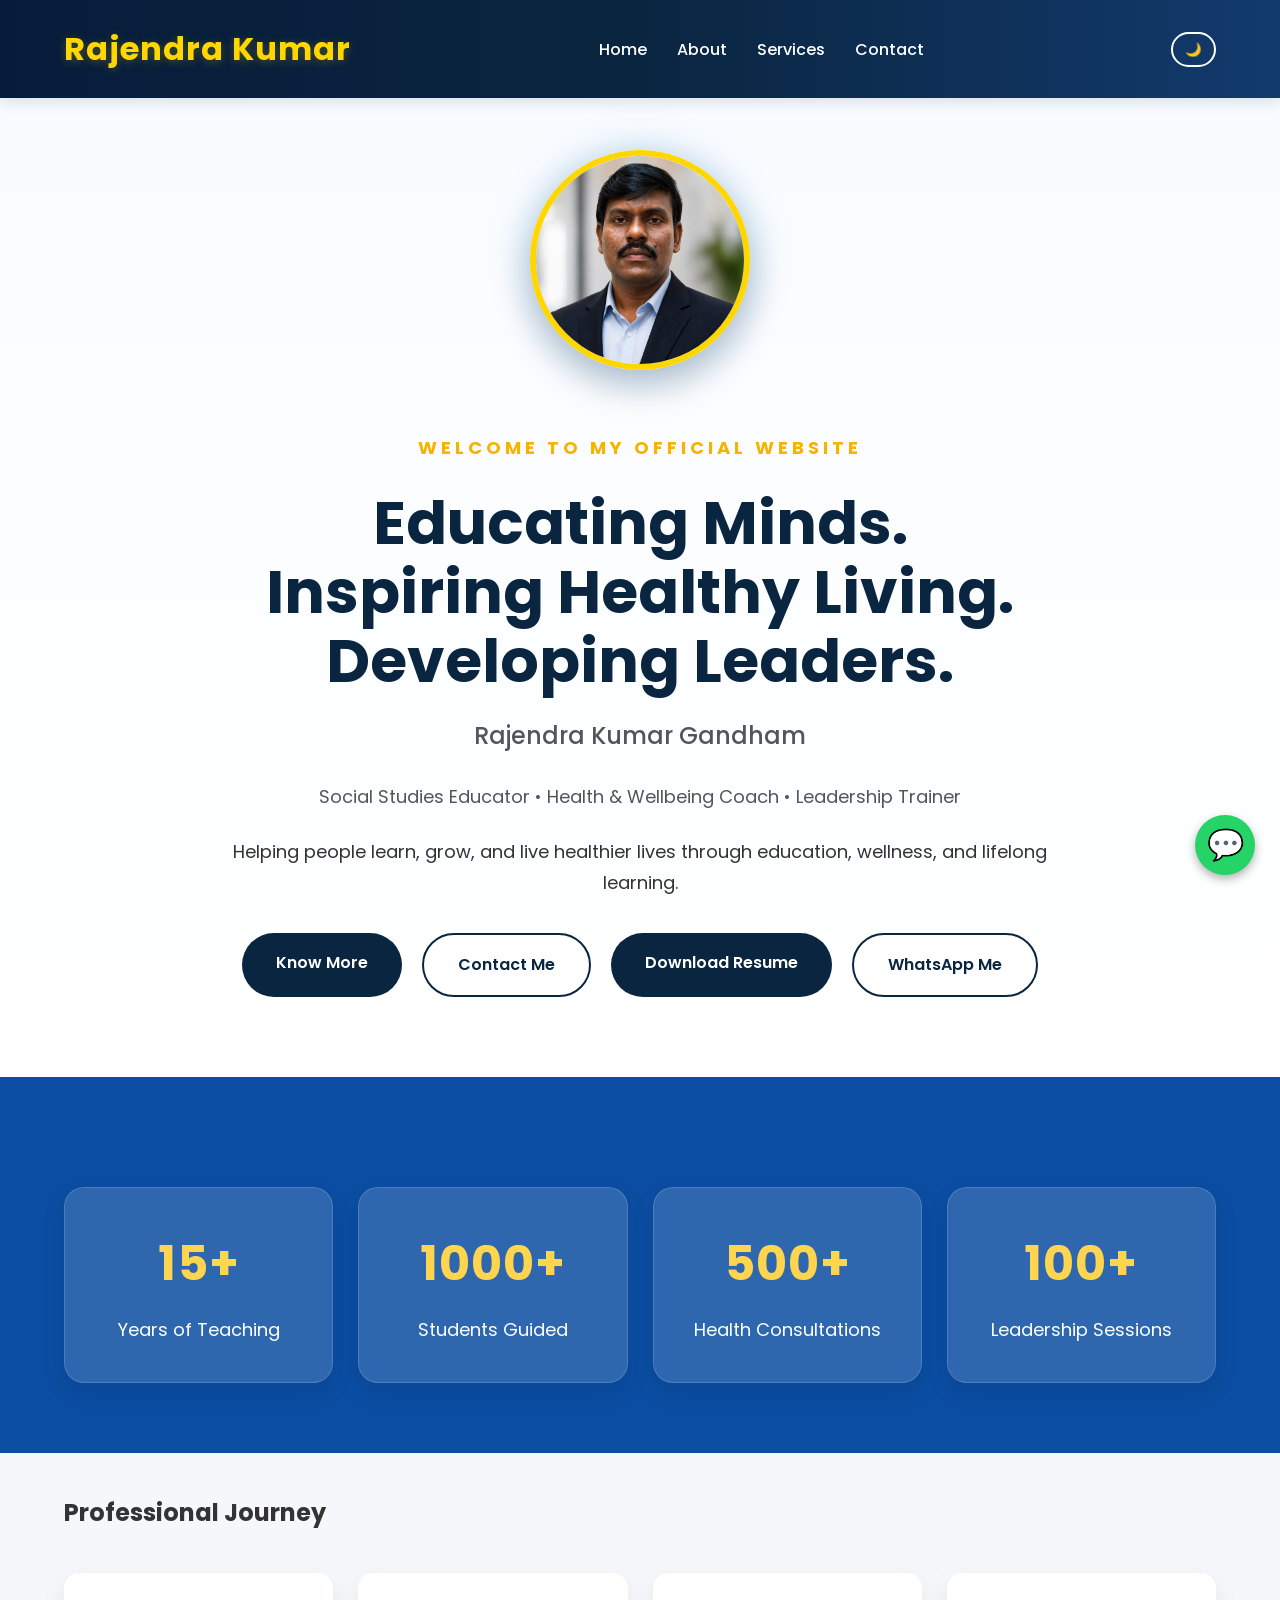
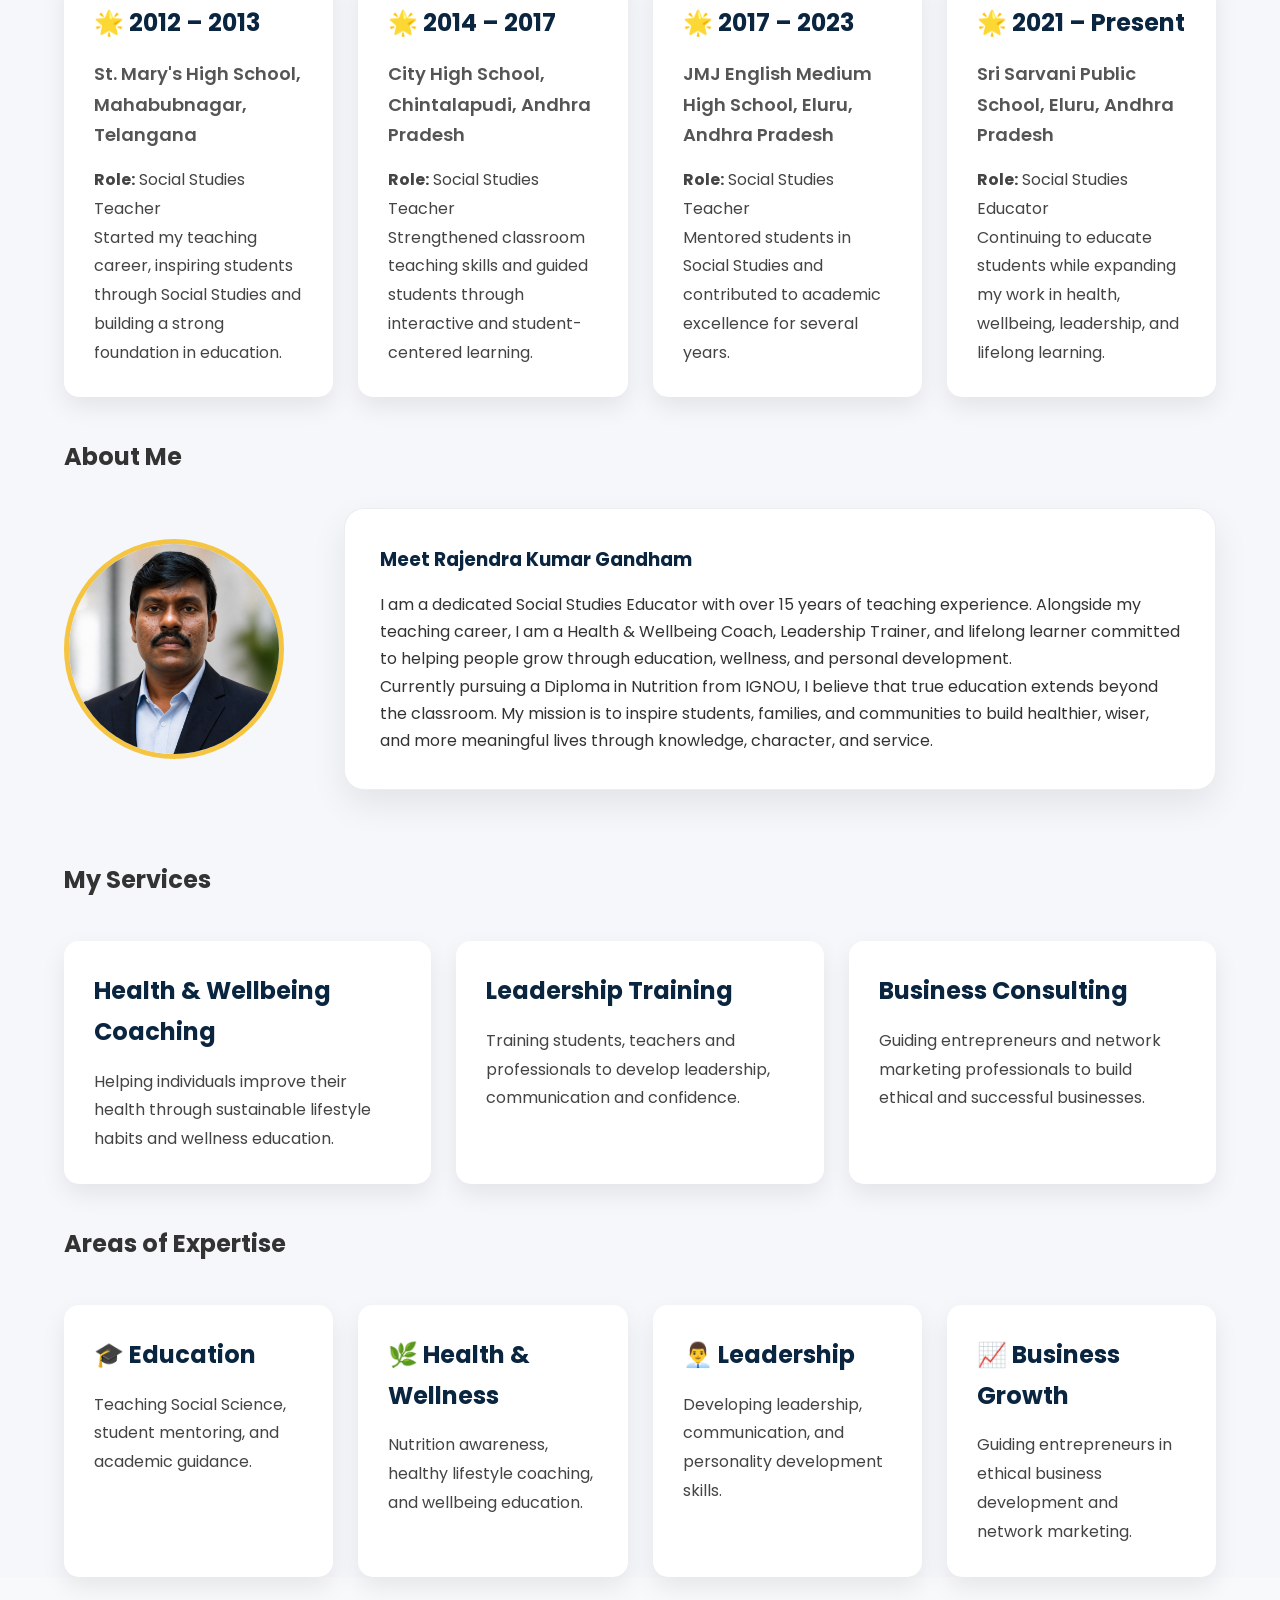
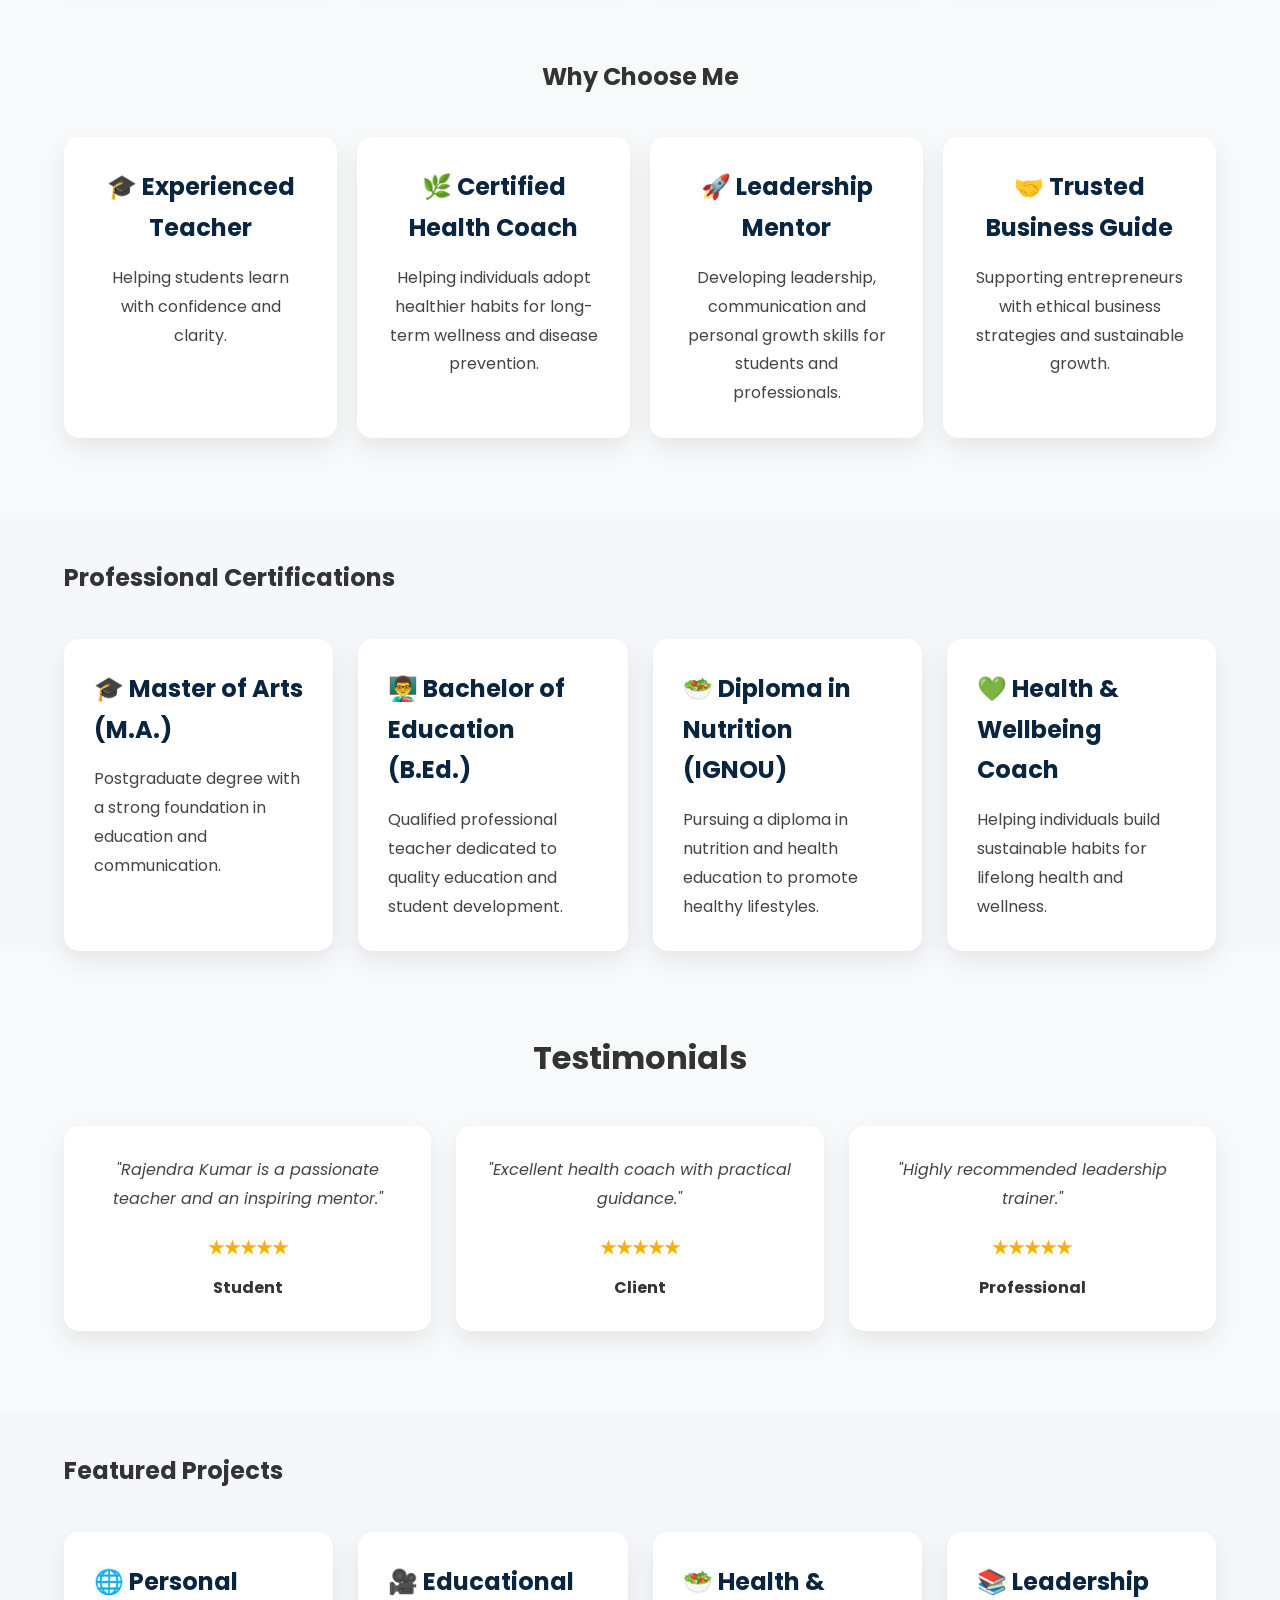
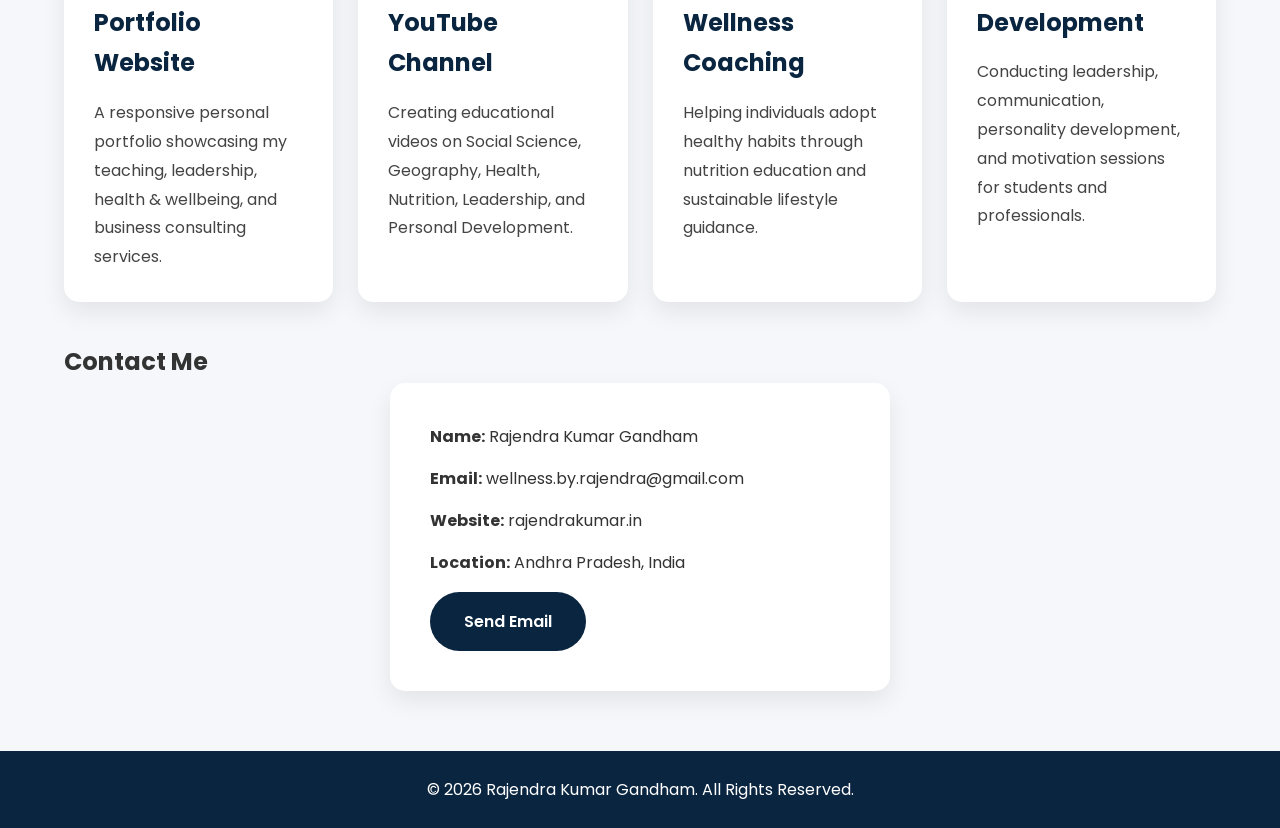
<file: index.html>
<!DOCTYPE html>
<html lang="en">
<head>
    <meta charset="UTF-8">
    <meta name="viewport" content="width=device-width, initial-scale=1.0">
    <meta name="description" content="Official website of Rajendra Kumar Gandham - Social Studies Educator, Health & Wellbeing Coach, Leadership Trainer from Eluru, Andhra Pradesh.">

<meta name="keywords" content="Rajendra Kumar Gandham, Social Studies Teacher, Health Coach, Leadership Trainer, Eluru, Andhra Pradesh">

<meta name="author" content="Rajendra Kumar Gandham">
    <meta name="robots" content="index, follow">

<link rel="canonical" href="https://rajendrakumar.in/">
    <meta property="og:title" content="Rajendra Kumar Gandham | Social Studies Educator | Health & Wellbeing Coach">

<meta property="og:description" content="Official website of Rajendra Kumar Gandham - Educator, Leadership Trainer and Health & Wellbeing Coach.">

<meta property="og:type" content="website">

<meta property="og:url" content="https://rajendrakumar.in/">

<meta property="og:image" content="https://rajendrakumar.in/profile.jpg">
    
    <meta name="google-site-verification" content="b3Lz4IfUXs6DPiRkW8AjgJXW3E7Kf5_HaLtkhdA4zlQ" />
    
    <title>Rajendra Kumar Gandham | Social Studies Educator | Health & Wellbeing Coach | Leadership Trainer</title>

    <link rel="stylesheet" href="style.css">

    <link href="https://fonts.googleapis.com/css2?family=Poppins:wght@300;400;500;600;700&display=swap" rel="stylesheet">
    <link rel="stylesheet" href="https://unpkg.com/aos@2.3.4/dist/aos.css">
    <script type="application/ld+json">
    {
    "@context": "https://schema.org",
    "@type: "Person",
    "name": "Rajendra Kumar Gandham",
    "jobTitle": "Social Studies Educator, Health & Wellbeing Coach, Leadership Trainer"
    }
</script>
</head>

<body>

<div id="progress-bar"></div>

<nav>
    <div class="container nav-container">

        <div class="logo">
            Rajendra Kumar
        </div>

        <ul class="nav-links">
            <li><a href="#home">Home</a></li>
            <li><a href="#about">About</a></li>
            <li><a href="#services">Services</a></li>
            <li><a href="#contact">Contact</a></li>
        </ul>
<button id="themeToggle" class="theme-toggle">🌙</button>
    </div>
</nav>

<section id="home" class="hero">

    <div class="container hero-content" data-aos="fade-up">

        <img src="profile.jpg" alt="Rajendra Kumar" class="hero-image">

        <p class="hero-tag">WELCOME TO MY OFFICIAL WEBSITE</p>

        <h1 class="hero-title">
    Educating Minds.<br>
    Inspiring Healthy Living.<br>
    Developing Leaders.
</h1>

<h2 class="hero-name">
    Rajendra Kumar Gandham
</h2>

<p class="hero-role">
    Social Studies Educator • Health & Wellbeing Coach • Leadership Trainer
</p>

        <p>
Helping people learn, grow, and live healthier lives through education, wellness, and lifelong learning.
</p>

        <div class="hero-buttons">

            <a href="#about" class="btn">
                Know More
            </a>

            <a href="#contact" class="btn btn-outline">
                Contact Me
            </a>
       <a href="Rajendra_Kumar_Resume.pdf" class="btn">
    Download Resume
</a>

<a href="https://wa.me/919652165975" class="btn btn-outline" target="_blank">
    WhatsApp Me
</a>
        </div>

    </div>

</section>
<section id="stats">
    <div class="container">

        <div class="cards">

            <div class="card">
                <h2>15+</h2>
                <p>Years of Teaching</p>
            </div>

            <div class="card">
                <h2>1000+</h2>
                <p>Students Guided</p>
            </div>

            <div class="card">
                <h2>500+</h2>
                <p>Health Consultations</p>
            </div>

            <div class="card">
                <h2>100+</h2>
                <p>Leadership Sessions</p>
            </div>

        </div>

    </div>
</section>
<section id="achievements">

<div class="container">

<h2 class="section-title">Professional Journey</h2>

<div class="cards">

<div class="card">
    <h3>🌟 2012 – 2013</h3>
    <h4>St. Mary's High School, Mahabubnagar, Telangana</h4>
    <p><strong>Role:</strong> Social Studies Teacher</p>
    <p>Started my teaching career, inspiring students through Social Studies and building a strong foundation in education.</p>
</div>

<div class="card">
    <h3>🌟 2014 – 2017</h3>
    <h4>City High School, Chintalapudi, Andhra Pradesh</h4>
    <p><strong>Role:</strong> Social Studies Teacher</p>
    <p>Strengthened classroom teaching skills and guided students through interactive and student-centered learning.</p>
</div>

<div class="card">
    <h3>🌟 2017 – 2023</h3>
    <h4>JMJ English Medium High School, Eluru, Andhra Pradesh</h4>
    <p><strong>Role:</strong> Social Studies Teacher</p>
    <p>Mentored students in Social Studies and contributed to academic excellence for several years.</p>
</div>
    
<div class="card">
    <h3>🌟 2021 – Present</h3>
    <h4>Sri Sarvani Public School, Eluru, Andhra Pradesh</h4>
    <p><strong>Role:</strong> Social Studies Educator</p>
    <p>Continuing to educate students while expanding my work in health, wellbeing, leadership, and lifelong learning.</p>
</div>
</div>

</div>

</section>
<section id="about">

    <div class="container">

        <h2 class="section-title">About Me</h2>

        <div class="about-content" data-aos="fade-up">

            <img src="profile.jpg" alt="Rajendra Kumar" class="about-image">

            <div class="about-text">

                <h3>Meet Rajendra Kumar Gandham</h3>

                <p>
I am a dedicated Social Studies Educator with over 15 years of teaching experience. Alongside my teaching career, I am a Health & Wellbeing Coach, Leadership Trainer, and lifelong learner committed to helping people grow through education, wellness, and personal development.
</p>

               <p>
Currently pursuing a Diploma in Nutrition from IGNOU, I believe that true education extends beyond the classroom. My mission is to inspire students, families, and communities to build healthier, wiser, and more meaningful lives through knowledge, character, and service.
</p>

            </div>

        </div>

    </div>

</section>
<section id="services">
    <div class="container">

        <h2 class="section-title">My Services</h2>

        <div class="cards" data-aos="fade-up">
            <div class="card">
                <h3>Health & Wellbeing Coaching</h3>
                <p>Helping individuals improve their health through sustainable lifestyle habits and wellness education.</p>
            </div>

            <div class="card">
                <h3>Leadership Training</h3>
                <p>Training students, teachers and professionals to develop leadership, communication and confidence.</p>
            </div>

            <div class="card">
                <h3>Business Consulting</h3>
                <p>Guiding entrepreneurs and network marketing professionals to build ethical and successful businesses.</p>
            </div>

        </div>

    </div>
</section>
<section id="expertise">
    <div class="container">

        <h2 class="section-title">Areas of Expertise</h2>

        <div class="cards">

            <div class="card">
                <h3>🎓 Education</h3>
                <p>Teaching Social Science, student mentoring, and academic guidance.</p>
            </div>

            <div class="card">
                <h3>🌿 Health & Wellness</h3>
                <p>Nutrition awareness, healthy lifestyle coaching, and wellbeing education.</p>
            </div>

            <div class="card">
                <h3>👨‍💼 Leadership</h3>
                <p>Developing leadership, communication, and personality development skills.</p>
            </div>

            <div class="card">
                <h3>📈 Business Growth</h3>
                <p>Guiding entrepreneurs in ethical business development and network marketing.</p>
            </div>

        </div>

    </div>
</section>
<section id="why-me">

    <div class="container">

        <h2 class="section-title">
            Why Choose Me
        </h2>

        <div class="cards">
            
        <div class="card">
    <h3>🎓 Experienced Teacher</h3>
    <p>Helping students learn with confidence and clarity.</p>
</div>
<div class="card">
    <h3>🌿 Certified Health Coach</h3>
    <p>Helping individuals adopt healthier habits for long-term wellness and disease prevention.</p>
</div>

<div class="card">
    <h3>🚀 Leadership Mentor</h3>
    <p>Developing leadership, communication and personal growth skills for students and professionals.</p>
</div>

<div class="card">
    <h3>🤝 Trusted Business Guide</h3>
    <p>Supporting entrepreneurs with ethical business strategies and sustainable growth.</p>
</div>           

</div>
</div>
</section>
 <section id="certifications">

    <div class="container">

        <h2 class="section-title">Professional Certifications</h2>

        <div class="cards">

            <div class="card">
                <h3>🎓 Master of Arts (M.A.)</h3>
                <p>Postgraduate degree with a strong foundation in education and communication.</p>
            </div>

            <div class="card">
                <h3>👨‍🏫 Bachelor of Education (B.Ed.)</h3>
                <p>Qualified professional teacher dedicated to quality education and student development.</p>
            </div>

            <div class="card">
                <h3>🥗 Diploma in Nutrition (IGNOU)</h3>
                <p>Pursuing a diploma in nutrition and health education to promote healthy lifestyles.</p>
            </div>

            <div class="card">
                <h3>💚 Health & Wellbeing Coach</h3>
                <p>Helping individuals build sustainable habits for lifelong health and wellness.</p>
            </div>

        </div>

    </div>

</section> 
<section id="testimonials">
    <div class="container">

        <h2 class="section-title">Testimonials</h2>

        <div class="cards">

            <div class="card">
                <p>"Rajendra Kumar is a passionate teacher and an inspiring mentor."</p>
                <h4>★★★★★</h4>
                <strong>Student</strong>
            </div>

            <div class="card">
                <p>"Excellent health coach with practical guidance."</p>
                <h4>★★★★★</h4>
                <strong>Client</strong>
            </div>

            <div class="card">
                <p>"Highly recommended leadership trainer."</p>
                <h4>★★★★★</h4>
                <strong>Professional</strong>
            </div>

        </div>

    </div>
</section>
<section id="projects">
    <div class="container">

        <h2 class="section-title">Featured Projects</h2>

        <div class="cards">

            <div class="card">
                <h3>🌐 Personal Portfolio Website</h3>
                <p>A responsive personal portfolio showcasing my teaching, leadership, health & wellbeing, and business consulting services.</p>
            </div>

            <div class="card">
                <h3>🎥 Educational YouTube Channel</h3>
                <p>Creating educational videos on Social Science, Geography, Health, Nutrition, Leadership, and Personal Development.</p>
            </div>

            <div class="card">
                <h3>🥗 Health & Wellness Coaching</h3>
                <p>Helping individuals adopt healthy habits through nutrition education and sustainable lifestyle guidance.</p>
            </div>

            <div class="card">
                <h3>📚 Leadership Development</h3>
                <p>Conducting leadership, communication, personality development, and motivation sessions for students and professionals.</p>
            </div>

        </div>

    </div>
</section>
<section id="contact">
    <div class="container">

        <h2 class="section-title">Contact Me</h2>

        <div class="contact-card">

            <p><strong>Name:</strong> Rajendra Kumar Gandham</p>

            <p><strong>Email:</strong> wellness.by.rajendra@gmail.com</p>

            <p><strong>Website:</strong> rajendrakumar.in</p>

            <p><strong>Location:</strong> Andhra Pradesh, India</p>

            <a href="mailto:wellness.by.rajendra@gmail.com" class="btn">
                Send Email
            </a>

        </div>

    </div>
</section>

<a 
href="https://wa.me/919652165975"
   class="whatsapp-float"
   target="_blank">
   💬
</a>

<footer>
    <div class="container">
        <p>© 2026 Rajendra Kumar Gandham. All Rights Reserved.</p>
    </div>
</footer>
<script src="https://unpkg.com/aos@2.3.4/dist/aos.js"></script>
<button id="backToTop" title="Go to top">↑</button>  

<script>
AOS.init({
    duration: 800,
    once: true
});
window.addEventListener("scroll", function () {
    let scrollTop = document.documentElement.scrollTop;
    let scrollHeight = document.documentElement.scrollHeight - document.documentElement.clientHeight;
    let progress = (scrollTop / scrollHeight) * 100;

    document.getElementById("progress-bar").style.width = progress + "%";
});
const backToTop = document.getElementById("backToTop");

window.addEventListener("scroll", function () {
    if (window.scrollY > 300) {
        backToTop.style.display = "block";
    } else {
        backToTop.style.display = "none";
    }
});

backToTop.addEventListener("click", function () {
    window.scrollTo({
        top: 0,
        behavior: "smooth"
    });
}); 

// Dark Mode Toggle
const themeToggle = document.getElementById("themeToggle");

themeToggle.addEventListener("click", function () {
    document.body.classList.toggle("dark-mode");

    if (document.body.classList.contains("dark-mode")) {
        themeToggle.textContent = "☀️";
    } else {
        themeToggle.textContent = "🌙";
    }
});
</script> 
   
</body>
</html>
</file>
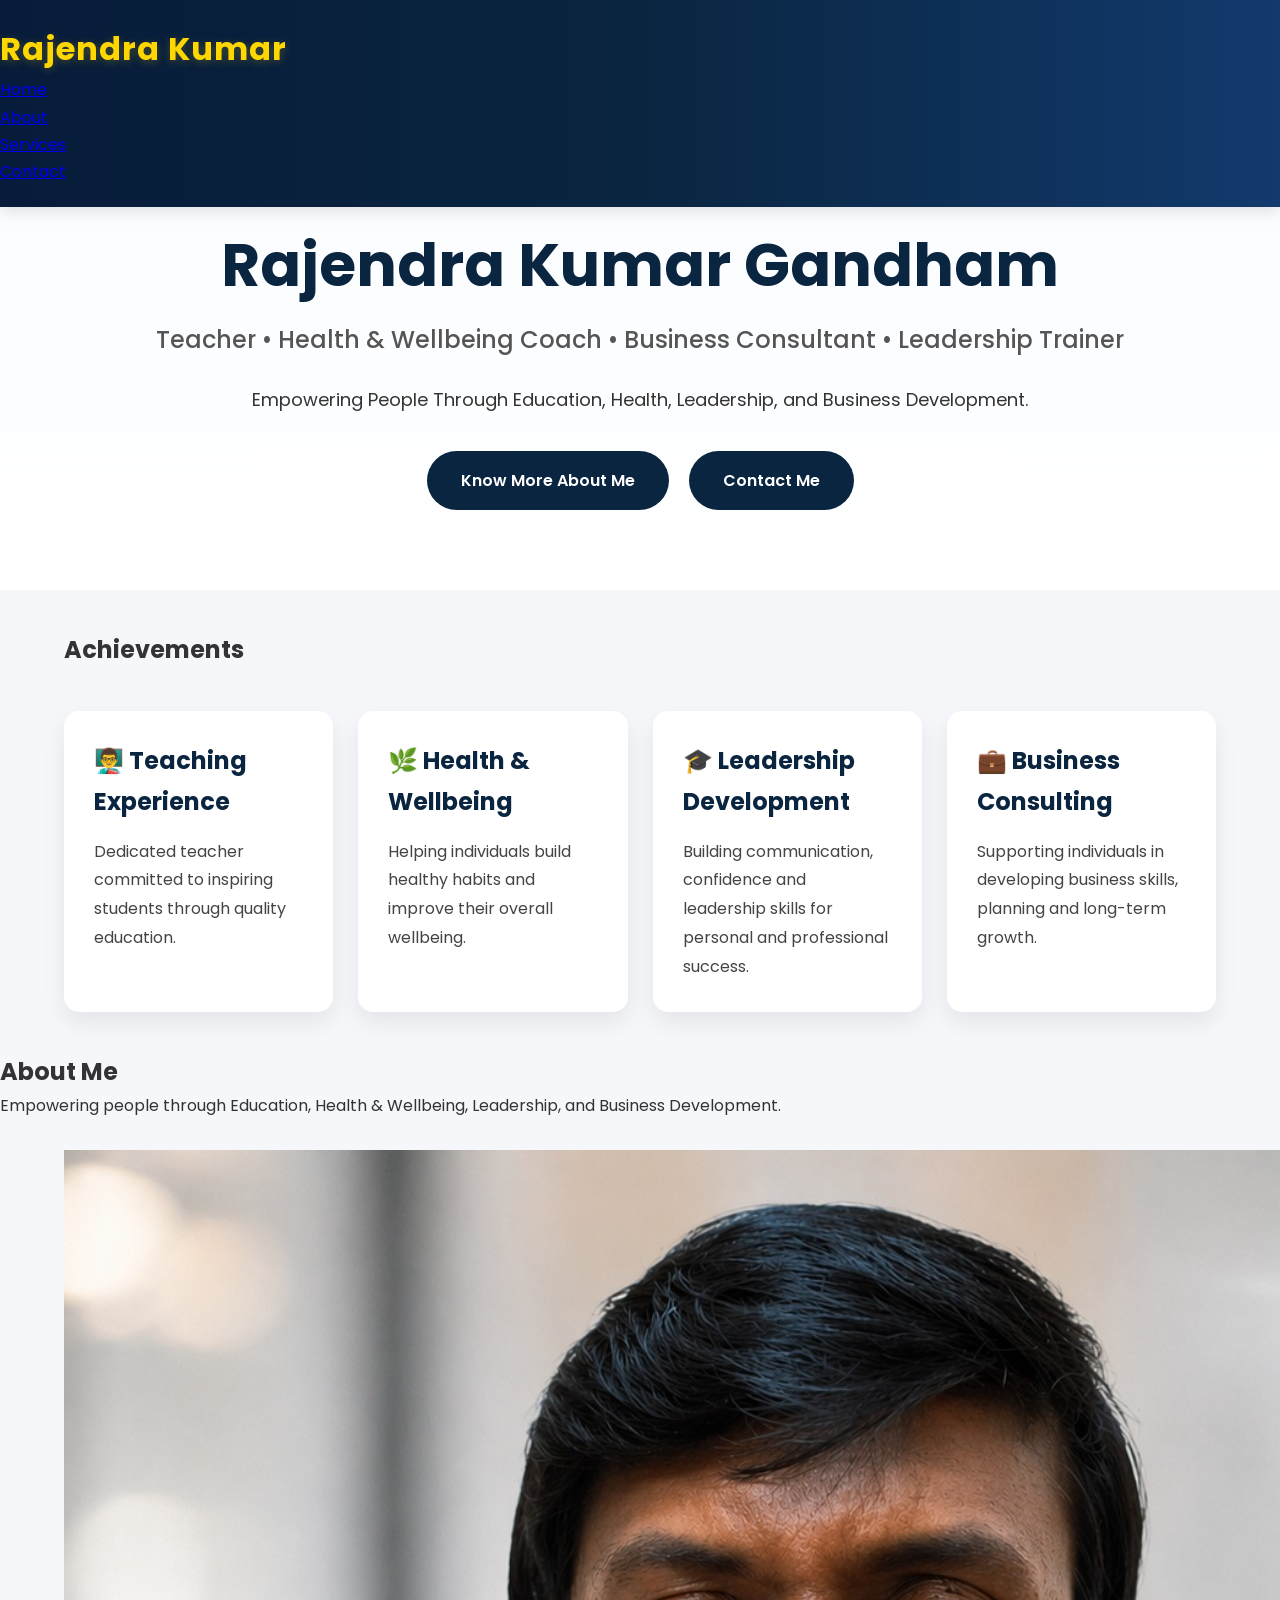
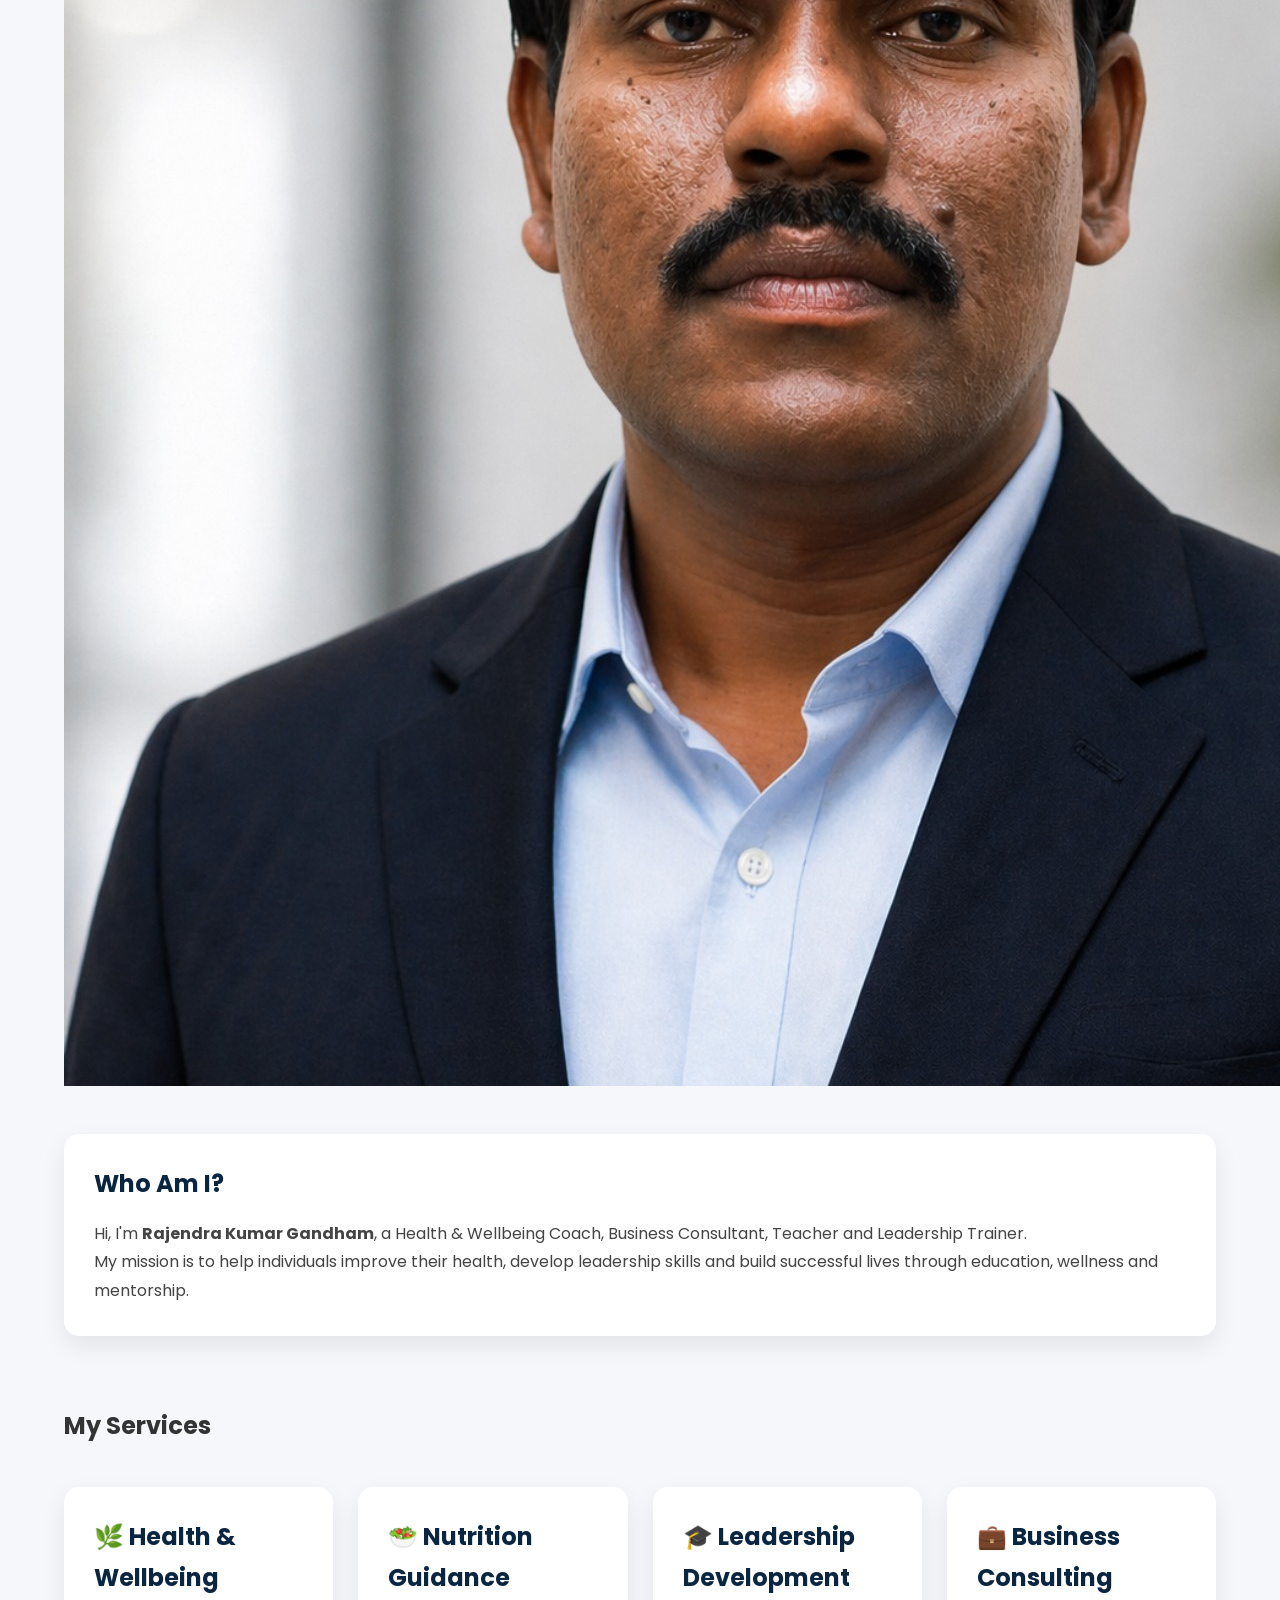
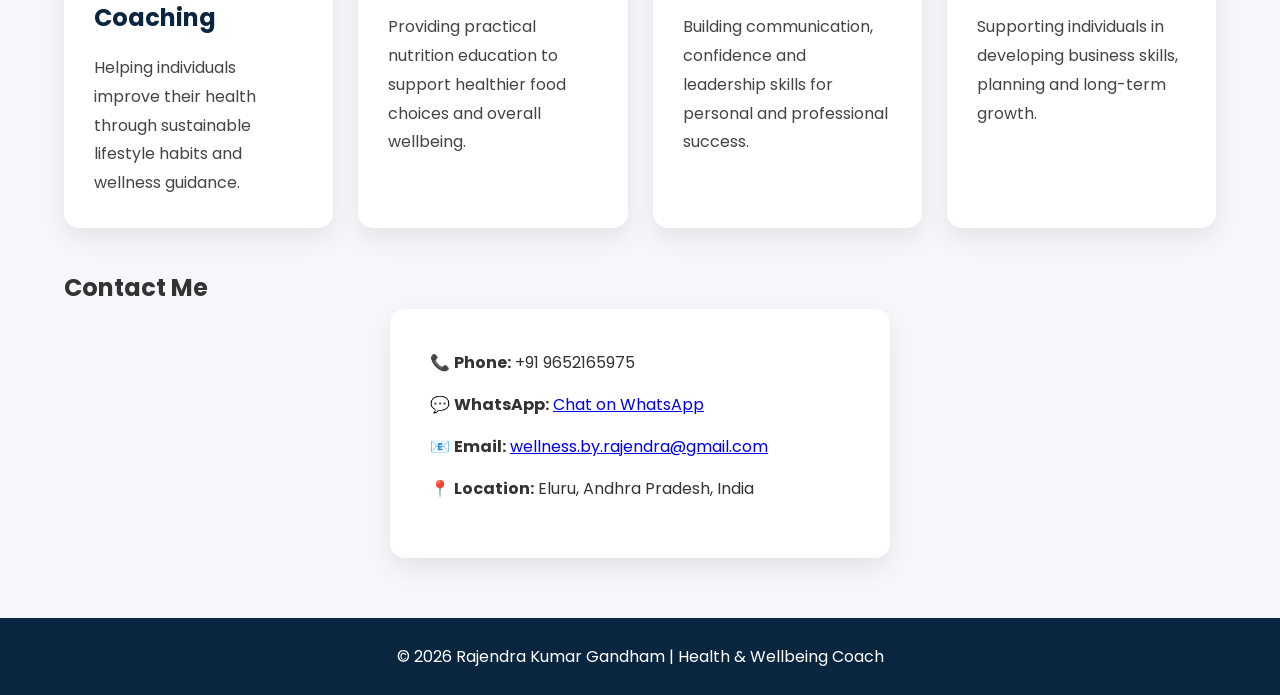
<file: index_old.html>
<!DOCTYPE html>
<html lang="en">

<head>

<meta charset="UTF-8">

<meta name="viewport" content="width=device-width, initial-scale=1.0">

<title>Rajendra Kumar Gandham</title>

<link rel="stylesheet" href="style.css">

<link href="https://fonts.googleapis.com/css2?family=Poppins:wght@300;400;500;600;700&display=swap" rel="stylesheet">

</head>

<body>

<nav>

<div class="logo">

Rajendra Kumar

</div>

<ul>

<li><a href="#">Home</a></li>

<li><a href="#">About</a></li>

<li><a href="#">Services</a></li>

<li><a href="#">Contact</a></li>

</ul>

</nav>

<section class="hero">

<p class="welcome">
Together, Let's Build a Healthier, Happier and Better Future.
</p>

<h1>Rajendra Kumar Gandham</h1>

<h2>
Teacher • Health & Wellbeing Coach • Business Consultant • Leadership Trainer
</h2>

    <p>
Empowering People Through Education, Health, Leadership, and Business Development.
</p>
<div class="hero-buttons">
    <a href="#about" class="btn">Know More About Me</a>
    <a href="#contact" class="btn">Contact Me</a>
</div>
    
</section>

    
    <section id="achievements">
        <div class="container">
            <h2 class="section-title">Achievements</h2>
            <div class="cards">
                <div class="card">
    <h3>👨‍🏫 Teaching Experience</h3>
    <p>Dedicated teacher committed to inspiring students through quality education.</p>
</div>
    <div class="card">
    <h3>🌿 Health & Wellbeing</h3>
    <p>Helping individuals build healthy habits and improve their overall wellbeing.</p>
</div>
    <div class="card">
    <h3>🎓 Leadership Development</h3>
    <p>Building communication, confidence and leadership skills for personal and professional success.</p>
</div>
    <div class="card">
    <h3>💼 Business Consulting</h3>
    <p>Supporting individuals in developing business skills, planning and long-term growth.</p>
</div>
    </div>
</section>

<!-- Paste the About Me section here -->


<section id="about"> 
    
    <h2 class="section-title">About Me</h2>
<p class="section-subtitle">
    Empowering people through Education, Health & Wellbeing, Leadership, and Business Development.
</p>
    <div class="about-content">
    <div class="container about-wrapper">
    
        
<div class="profile-image">
    <img src="profile.jpg" alt="Rajendra Kumar Gandham">
</div>       
<div class="about-card">
    <div class="cards">
            <div class="card">
                <h3>Who Am I?</h3>

                <p>
                    Hi, I'm <strong>Rajendra Kumar Gandham</strong>,
                    a Health & Wellbeing Coach, Business Consultant,
                    Teacher and Leadership Trainer.
                </p>

                <p>
                    My mission is to help individuals improve their
                    health, develop leadership skills and build
                    successful lives through education, wellness
                    and mentorship.
                </p>

            </div>
        </div>
    </div>
    </div>
</section>
<section id="services">

<div class="container">

<h2 class="section-title">My Services</h2>

<div class="cards">

<div class="card">
<h3>🌿 Health & Wellbeing Coaching</h3>
<p>
Helping individuals improve their health through sustainable lifestyle habits and wellness guidance.
</p>
</div>

<div class="card">
<h3>🥗 Nutrition Guidance</h3>
<p>
Providing practical nutrition education to support healthier food choices and overall wellbeing.
</p>
</div>

<div class="card">
<h3>🎓 Leadership Development</h3>
<p>
Building communication, confidence and leadership skills for personal and professional success.
</p>
</div>

<div class="card">
<h3>💼 Business Consulting</h3>
<p>
Supporting individuals in developing business skills, planning and long-term growth.
</p>
</div>

</div>

</div>

</section>
<section id="contact">
    <div class="container">
        <h2 class="section-title">Contact Me</h2>

        <div class="contact-card">

            <p>📞 <strong>Phone:</strong> +91 9652165975</p>

            <p>💬 <strong>WhatsApp:</strong>
                <a href="https://wa.me/919652165975" target="_blank">
                    Chat on WhatsApp
                </a>
            </p>

            <p>📧 <strong>Email:</strong>
                <a href="mailto:wellness.by.rajendra@gmail.com">
                    wellness.by.rajendra@gmail.com
                </a>
            </p>

           <p>📍 <strong>Location:</strong> Eluru, Andhra Pradesh, India</p>

</div>
</div>
</section>
<footer>
    <div class="container">
        <p>© 2026 Rajendra Kumar Gandham | Health & Wellbeing Coach</p>
    </div>
</footer>
</body>
</html>
</file>
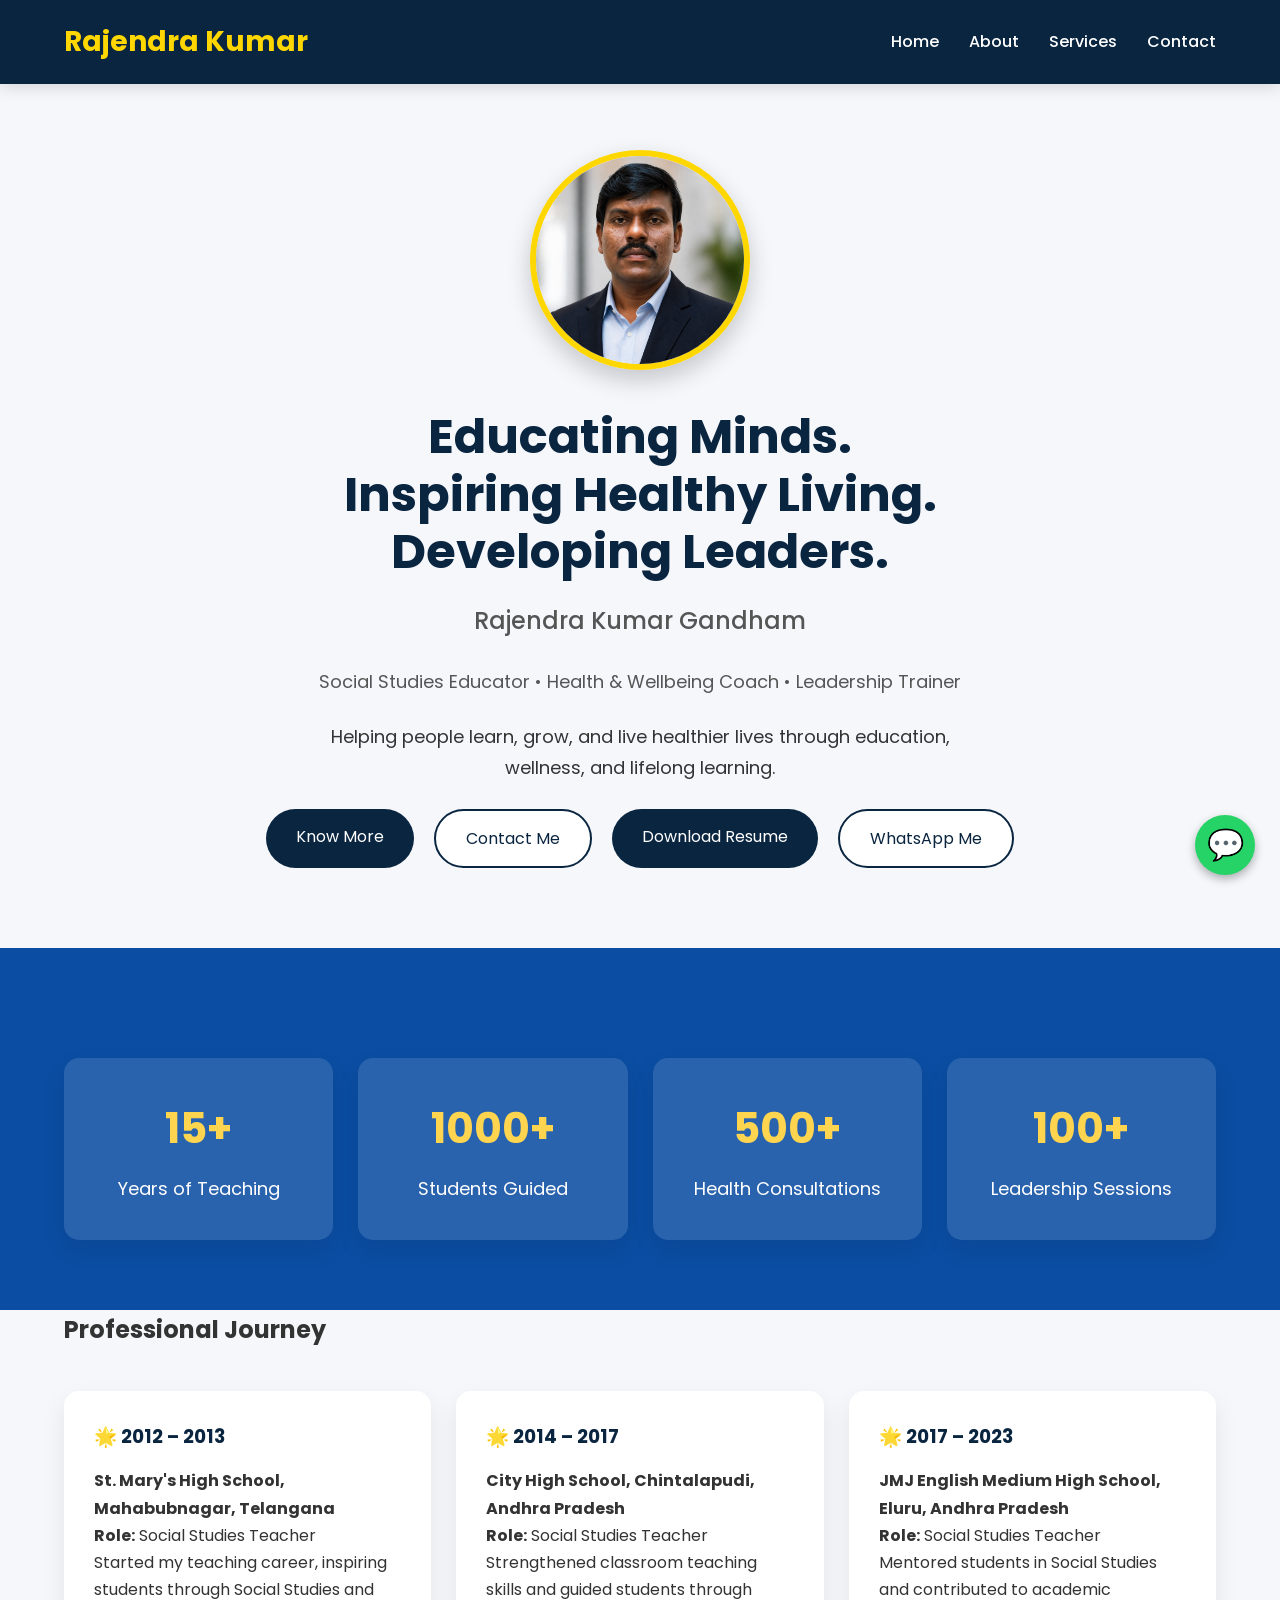
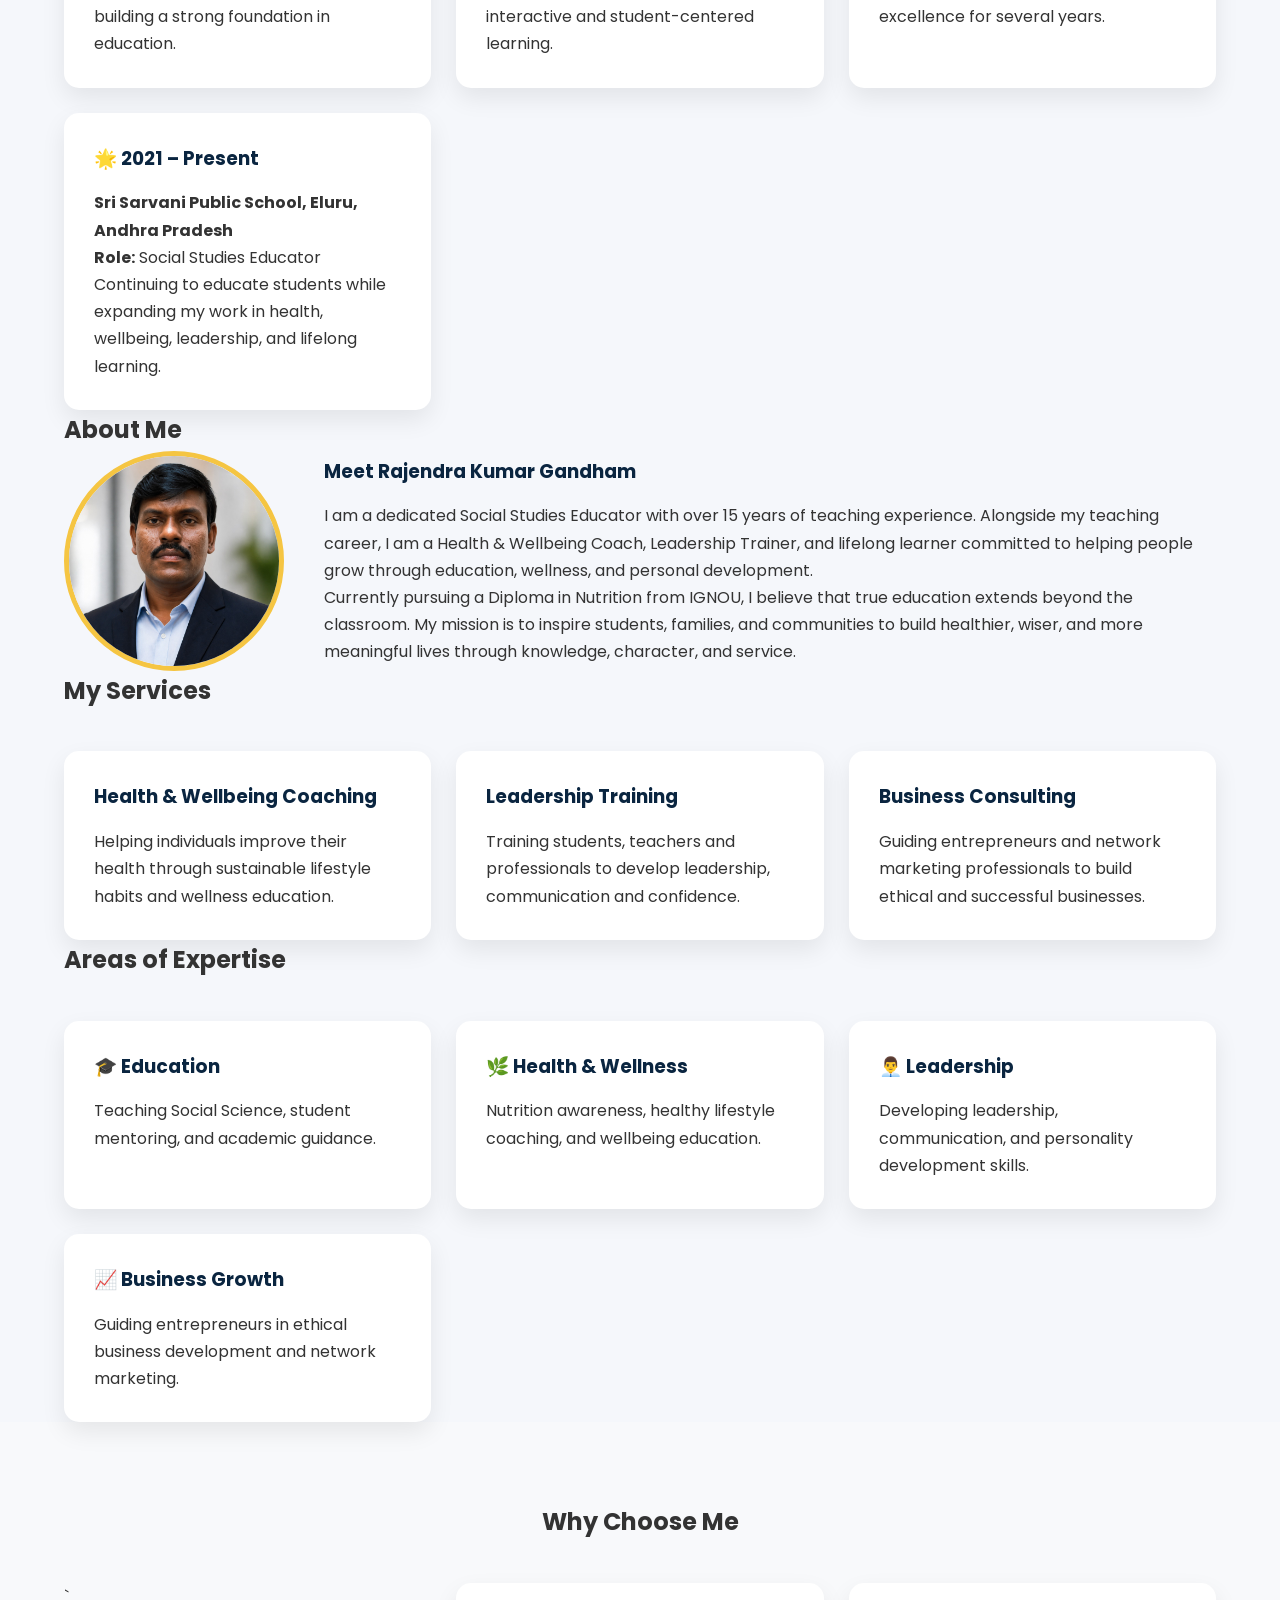
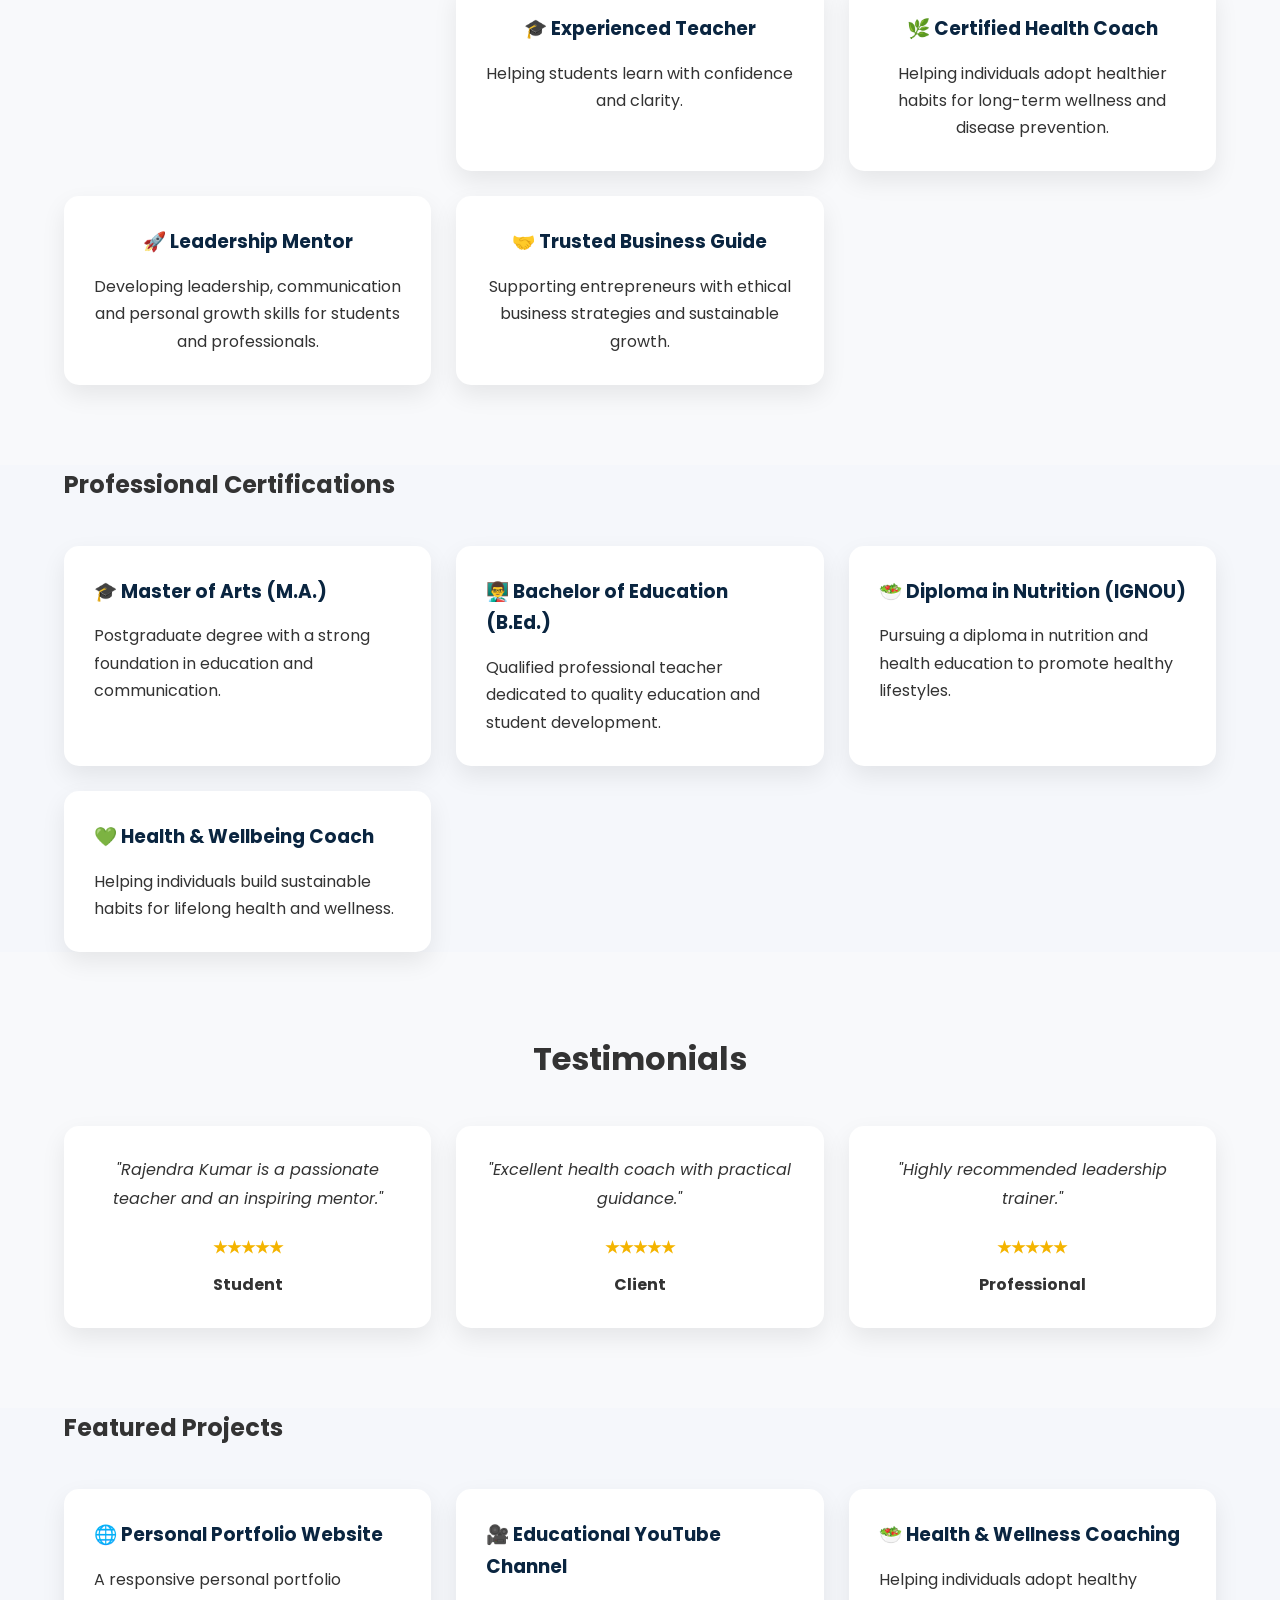
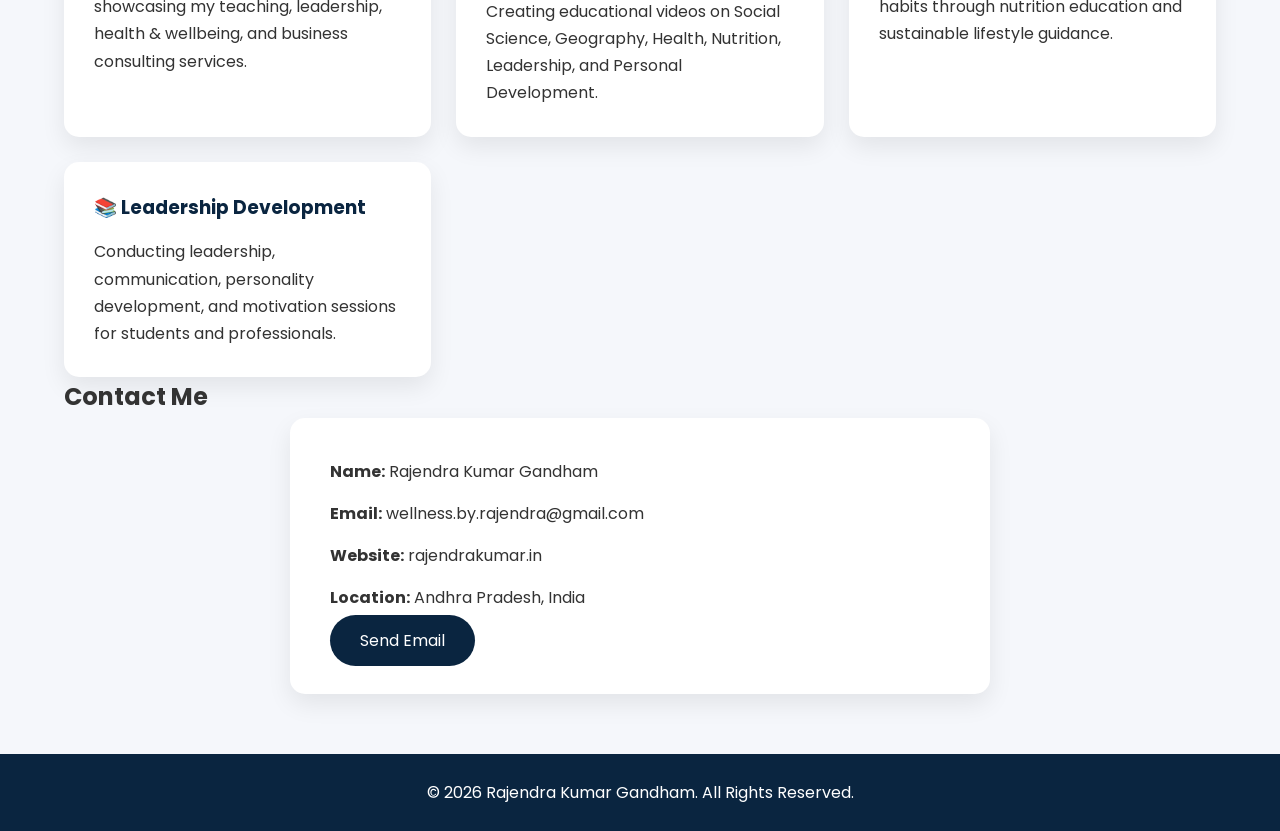
<file: index_v2.html>
<!DOCTYPE html>
<html lang="en">
<head>
    <meta charset="UTF-8">
    <meta name="viewport" content="width=device-width, initial-scale=1.0">
    <title>Rajendra Kumar Gandham</title>

    <link rel="stylesheet" href="style_v2.css">

    <link href="https://fonts.googleapis.com/css2?family=Poppins:wght@300;400;500;600;700&display=swap" rel="stylesheet">
</head>

<body>

<nav>
    <div class="container nav-container">

        <div class="logo">
            Rajendra Kumar
        </div>

        <ul class="nav-links">
            <li><a href="#home">Home</a></li>
            <li><a href="#about">About</a></li>
            <li><a href="#services">Services</a></li>
            <li><a href="#contact">Contact</a></li>
        </ul>

    </div>
</nav>

<section id="home" class="hero">

    <div class="container hero-content">

        <img src="profile.jpg" alt="Rajendra Kumar" class="hero-image">

        <h1 class="hero-title">
    Educating Minds.<br>
    Inspiring Healthy Living.<br>
    Developing Leaders.
</h1>

<h2 class="hero-name">
    Rajendra Kumar Gandham
</h2>

<p class="hero-role">
    Social Studies Educator • Health & Wellbeing Coach • Leadership Trainer
</p>

        <p>
Helping people learn, grow, and live healthier lives through education, wellness, and lifelong learning.
</p>

        <div class="hero-buttons">

            <a href="#about" class="btn">
                Know More
            </a>

            <a href="#contact" class="btn btn-outline">
                Contact Me
            </a>
       <a href="Rajendra_Kumar_Resume.pdf" class="btn">
    Download Resume
</a>

<a href="https://wa.me/919652165975" class="btn btn-outline" target="_blank">
    WhatsApp Me
</a>
        </div>

    </div>

</section>
<section id="stats">
    <div class="container">

        <div class="cards">

            <div class="card">
                <h2>15+</h2>
                <p>Years of Teaching</p>
            </div>

            <div class="card">
                <h2>1000+</h2>
                <p>Students Guided</p>
            </div>

            <div class="card">
                <h2>500+</h2>
                <p>Health Consultations</p>
            </div>

            <div class="card">
                <h2>100+</h2>
                <p>Leadership Sessions</p>
            </div>

        </div>

    </div>
</section>
<section id="achievements">

<div class="container">

<h2 class="section-title">Professional Journey</h2>

<div class="cards">

<div class="card">
    <h3>🌟 2012 – 2013</h3>
    <h4>St. Mary's High School, Mahabubnagar, Telangana</h4>
    <p><strong>Role:</strong> Social Studies Teacher</p>
    <p>Started my teaching career, inspiring students through Social Studies and building a strong foundation in education.</p>
</div>

<div class="card">
    <h3>🌟 2014 – 2017</h3>
    <h4>City High School, Chintalapudi, Andhra Pradesh</h4>
    <p><strong>Role:</strong> Social Studies Teacher</p>
    <p>Strengthened classroom teaching skills and guided students through interactive and student-centered learning.</p>
</div>

<div class="card">
    <h3>🌟 2017 – 2023</h3>
    <h4>JMJ English Medium High School, Eluru, Andhra Pradesh</h4>
    <p><strong>Role:</strong> Social Studies Teacher</p>
    <p>Mentored students in Social Studies and contributed to academic excellence for several years.</p>
</div>
    
<div class="card">
    <h3>🌟 2021 – Present</h3>
    <h4>Sri Sarvani Public School, Eluru, Andhra Pradesh</h4>
    <p><strong>Role:</strong> Social Studies Educator</p>
    <p>Continuing to educate students while expanding my work in health, wellbeing, leadership, and lifelong learning.</p>
</div>
</div>

</div>

</section>
<section id="about">

    <div class="container">

        <h2 class="section-title">About Me</h2>

        <div class="about-content">

            <img src="profile.jpg" alt="Rajendra Kumar" class="about-image">

            <div class="about-text">

                <h3>Meet Rajendra Kumar Gandham</h3>

                <p>
I am a dedicated Social Studies Educator with over 15 years of teaching experience. Alongside my teaching career, I am a Health & Wellbeing Coach, Leadership Trainer, and lifelong learner committed to helping people grow through education, wellness, and personal development.
</p>

               <p>
Currently pursuing a Diploma in Nutrition from IGNOU, I believe that true education extends beyond the classroom. My mission is to inspire students, families, and communities to build healthier, wiser, and more meaningful lives through knowledge, character, and service.
</p>

            </div>

        </div>

    </div>

</section>
<section id="services">
    <div class="container">

        <h2 class="section-title">My Services</h2>

        <div class="cards">

            <div class="card">
                <h3>Health & Wellbeing Coaching</h3>
                <p>Helping individuals improve their health through sustainable lifestyle habits and wellness education.</p>
            </div>

            <div class="card">
                <h3>Leadership Training</h3>
                <p>Training students, teachers and professionals to develop leadership, communication and confidence.</p>
            </div>

            <div class="card">
                <h3>Business Consulting</h3>
                <p>Guiding entrepreneurs and network marketing professionals to build ethical and successful businesses.</p>
            </div>

        </div>

    </div>
</section>
<section id="expertise">
    <div class="container">

        <h2 class="section-title">Areas of Expertise</h2>

        <div class="cards">

            <div class="card">
                <h3>🎓 Education</h3>
                <p>Teaching Social Science, student mentoring, and academic guidance.</p>
            </div>

            <div class="card">
                <h3>🌿 Health & Wellness</h3>
                <p>Nutrition awareness, healthy lifestyle coaching, and wellbeing education.</p>
            </div>

            <div class="card">
                <h3>👨‍💼 Leadership</h3>
                <p>Developing leadership, communication, and personality development skills.</p>
            </div>

            <div class="card">
                <h3>📈 Business Growth</h3>
                <p>Guiding entrepreneurs in ethical business development and network marketing.</p>
            </div>

        </div>

    </div>
</section>
<section id="why-me">

    <div class="container">

        <h2 class="section-title">
            Why Choose Me
        </h2>

        <div class="cards">`
            
        <div class="card">
    <h3>🎓 Experienced Teacher</h3>
    <p>Helping students learn with confidence and clarity.</p>
</div>
<div class="card">
    <h3>🌿 Certified Health Coach</h3>
    <p>Helping individuals adopt healthier habits for long-term wellness and disease prevention.</p>
</div>

<div class="card">
    <h3>🚀 Leadership Mentor</h3>
    <p>Developing leadership, communication and personal growth skills for students and professionals.</p>
</div>

<div class="card">
    <h3>🤝 Trusted Business Guide</h3>
    <p>Supporting entrepreneurs with ethical business strategies and sustainable growth.</p>
</div>           

</div>
</div>
</section>
 <section id="certifications">

    <div class="container">

        <h2 class="section-title">Professional Certifications</h2>

        <div class="cards">

            <div class="card">
                <h3>🎓 Master of Arts (M.A.)</h3>
                <p>Postgraduate degree with a strong foundation in education and communication.</p>
            </div>

            <div class="card">
                <h3>👨‍🏫 Bachelor of Education (B.Ed.)</h3>
                <p>Qualified professional teacher dedicated to quality education and student development.</p>
            </div>

            <div class="card">
                <h3>🥗 Diploma in Nutrition (IGNOU)</h3>
                <p>Pursuing a diploma in nutrition and health education to promote healthy lifestyles.</p>
            </div>

            <div class="card">
                <h3>💚 Health & Wellbeing Coach</h3>
                <p>Helping individuals build sustainable habits for lifelong health and wellness.</p>
            </div>

        </div>

    </div>

</section> 
<section id="testimonials">
    <div class="container">

        <h2 class="section-title">Testimonials</h2>

        <div class="cards">

            <div class="card">
                <p>"Rajendra Kumar is a passionate teacher and an inspiring mentor."</p>
                <h4>★★★★★</h4>
                <strong>Student</strong>
            </div>

            <div class="card">
                <p>"Excellent health coach with practical guidance."</p>
                <h4>★★★★★</h4>
                <strong>Client</strong>
            </div>

            <div class="card">
                <p>"Highly recommended leadership trainer."</p>
                <h4>★★★★★</h4>
                <strong>Professional</strong>
            </div>

        </div>

    </div>
</section>
<section id="projects">
    <div class="container">

        <h2 class="section-title">Featured Projects</h2>

        <div class="cards">

            <div class="card">
                <h3>🌐 Personal Portfolio Website</h3>
                <p>A responsive personal portfolio showcasing my teaching, leadership, health & wellbeing, and business consulting services.</p>
            </div>

            <div class="card">
                <h3>🎥 Educational YouTube Channel</h3>
                <p>Creating educational videos on Social Science, Geography, Health, Nutrition, Leadership, and Personal Development.</p>
            </div>

            <div class="card">
                <h3>🥗 Health & Wellness Coaching</h3>
                <p>Helping individuals adopt healthy habits through nutrition education and sustainable lifestyle guidance.</p>
            </div>

            <div class="card">
                <h3>📚 Leadership Development</h3>
                <p>Conducting leadership, communication, personality development, and motivation sessions for students and professionals.</p>
            </div>

        </div>

    </div>
</section>
<section id="contact">
    <div class="container">

        <h2 class="section-title">Contact Me</h2>

        <div class="contact-card">

            <p><strong>Name:</strong> Rajendra Kumar Gandham</p>

            <p><strong>Email:</strong> wellness.by.rajendra@gmail.com</p>

            <p><strong>Website:</strong> rajendrakumar.in</p>

            <p><strong>Location:</strong> Andhra Pradesh, India</p>

            <a href="mailto:wellness.by.rajendra@gmail.com" class="btn">
                Send Email
            </a>

        </div>

    </div>
</section>

<a 
href="https://wa.me/919652165975"
   class="whatsapp-float"
   target="_blank">
   💬
</a>

<footer>
    <div class="container">
        <p>© 2026 Rajendra Kumar Gandham. All Rights Reserved.</p>
    </div>
</footer>
</body>
</html>
</file>
<file: style.css>
/* ===========================
   Rajendra Kumar Website v2
=========================== */

*{
    margin:0;
    padding:0;
    box-sizing:border-box;
}

html{
    scroll-behavior:smooth;
}

body{
    font-family:'Poppins',sans-serif;
    background:#f5f7fb;
    color:#333;
    line-height:1.7;
}

.container{
    width:90%;
    max-width:1200px;
    margin:auto;
}
#progress-bar{
    position:fixed;
    top:0;
    left:0;
    width:0%;
    height:4px;
    background:#FFD700;
    z-index:9999;
    transition:width .1s linear;
}

/* Navigation */

nav{
    position:fixed;
    top:0;
    width:100%;
    background:linear-gradient(90deg,#071C3A,#0A2540,#123A6D);
    padding:22px 0;
    z-index:1000;
    box-shadow:0 4px 15px rgba(0,0,0,.12);
    backdrop-filter:blur(10px);
}

.nav-container{
    display:flex;
    justify-content:space-between;
    align-items:center;
}

.logo{
    color:#FFD700;
    font-size:32px;
    font-weight:700;
    letter-spacing:1px;
    text-shadow:0 2px 8px rgba(255,215,0,.25);
}

.nav-links{
    display:flex;
    list-style:none;
    gap:30px;
}

.nav-links a{
    color:white;
    text-decoration:none;
    font-weight:500;
    transition:all .3s ease;
    position:relative;
}

.nav-links a:hover{
    color:#FFD700;
    transform:translateY(-2px);
}
.nav-links a::after{
    content:'';
    position:absolute;
    left:0;
    bottom:-6px;
    width:0;
    height:2px;
    background:#FFD700;
    transition:width .3s ease;
}

.nav-links a:hover::after{
    width:100%;
}

/* Hero */

.hero{
    background:linear-gradient(180deg,#f8fbff 0%,#ffffff 100%);
    padding:150px 20px 80px;
    text-align:center;
}

.hero-image{
    width:220px;
    height:220px;
    border-radius:50%;
    object-fit:cover;
    border:6px solid #FFD700;
    box-shadow:0 15px 35px rgba(10,37,64,.25), 0 0 40px rgba(52,152,219,.25);
    margin-bottom:30px;
}
.hero-tag{
    color:#F4B400;
    font-size:14px;
    font-weight:700;
    letter-spacing:4px;
    text-transform:uppercase;
    margin-bottom:20px;
}
.hero h1{
    font-size:60px;
    color:#0A2540;
    line-height:1.15;
    margin-bottom:20px;
}

.hero h2{
    margin-top:15px;
    color:#555;
    font-size:24px;
    font-weight:500;
}

.hero p{
    margin:25px auto;
    max-width:850px;
    font-size:18px;
}

.hero-buttons{
    display:flex;
    justify-content:center;
    gap:20px;
    flex-wrap:wrap;
    margin-top:35px;
}
.hero-title{
    font-size:64px;
    font-weight:700;
    color:#0A2540;
    line-height:1.2;
    margin-bottom:20px;
}

.hero-name{
    font-size:30px;
    color:#F4B400;
    margin-bottom:12px;
}

.hero-role{
    font-size:20px;
    color:#555;
    max-width:800px;
    margin:0 auto 30px;
}
.btn{
    display:inline-block;
    background:#0A2540;
    color:white;
    padding:16px 34px;
    border-radius:50px;
    text-decoration:none;
    font-weight:600;
    transition:all .35s ease;
}

.btn:hover{
    background:#FFD700;
    color:#000;
    transform:translateY(-5px) scale(1.05);
    box-shadow:0 15px 35px rgba(255,215,0,.45);
}

.btn-outline{
    background:white;
    border:2px solid #0A2540;
    color:#0A2540;
}

.btn-outline:hover{
    background:#0A2540;
    color:white;
}
/* About Section */

.about-content{
    display:flex;
    align-items:center;
    justify-content:center;
    gap:60px;
    flex-wrap:wrap;
    padding:30px 0;
}

.about-image{
    width:220px;
    height:220px;
    border-radius:50%;
    object-fit:cover;
    border:5px solid #f5c542;
    display:block;
    margin:auto;
}

.about-text{
    flex:1;
    min-width:300px;
    background:#ffffff;
    padding:35px;
    border-radius:20px;
    box-shadow:0 15px 35px rgba(0,0,0,.08);
    border:1px solid rgba(10,37,64,.08);
}

.about-text h3{
    margin-bottom:15px;
    color:#0A2540;
}

/* Services */

.cards{
    display:grid;
    grid-template-columns:repeat(auto-fit,minmax(220px,1fr));
    gap:25px;
    margin-top:40px;
}

.card{
    background:#fff;
    padding:30px;
    border-radius:15px;
    box-shadow:0 10px 25px rgba(0,0,0,.08);
    transition:.3s;
}

.card:hover{
    transform:translateY(-10px) scale(1.02);
    box-shadow:0 30px 60px rgba(10,37,64,.18);
    border-color:#FFD54F;
}

.card h3{
    color:#0A2540;
    margin-bottom:15px;
    font-size:24px;
    font-weight:700;
}
.card h4{
    color:#555;
    font-size:18px;
    margin-bottom:15px;
    font-weight:600;
}

.card p{
    line-height:1.8;
    color:#444;
}

/* Contact */

.contact-card{
    background:#fff;
    max-width:500px;
    margin:auto;
    padding:40px;
    border-radius:15px;
    box-shadow:0 10px 25px rgba(0,0,0,.08);
}

.contact-card p{
    margin-bottom:15px;
}

/* Footer */

footer{
    background:#0A2540;
    color:white;
    text-align:center;
    padding:25px;
    margin-top:60px;
}

section{
    scroll-margin-top:100px;
    padding-top:40px;
}

/* Mobile */

@media(max-width:768px){

.hero-content,
.about-content{
flex-direction:column;
text-align:center;
}

.hero-image,
.about-image{
width:180px;
height:180px;
}

.section-title{
font-size:32px;
}

nav ul{
display:none;
}

}
/* Why Choose Me */
#why-me{
    background:#f8f9fb;
    padding:80px 0;
}

#why-me .card{
    text-align:center;
    transition:0.3s;
}

#why-me .card:hover{
    transform:translateY(-10px);
}

#why-me .section-title{
    text-align:center;
    margin-bottom:40px;
}
#why-me .cards{
    display:grid !important;
    grid-template-columns:repeat(4,1fr) !important;
    gap:20px !important;
    width:100%;
}

/* Statistics */

#stats{
    background:#0b4da2;
    color:white;
    padding:70px 0;
}

#stats .cards{
    display:grid;
    grid-template-columns:repeat(auto-fit,minmax(220px,1fr));
    gap:25px;
}

#stats .card{
    background:rgba(255,255,255,0.15);
    text-align:center;
    border-radius:20px;
    padding:35px 20px;
    border:1px solid rgba(255,255,255,0.15);
    transition:all .35s ease;
    backdrop-filter:blur(8px);

    min-height:140px;
    display:flex;
    flex-direction:column;
    justify-content:center;
    align-items:center;
}
#stats .card:hover{
    transform:translateY(-10px);
    background:rgba(255,255,255,0.22);
    box-shadow:0 20px 40px rgba(0,0,0,.25);
}
#stats h2{
    font-size:48px;
    color:#FFD54F;
    margin-bottom:10px;
    font-weight:700;
    letter-spacing:1px;
}

#stats p{
    font-size:18px;
    color:white;
}

/* Testimonials */

#testimonials{
    background:#f8f9fb;
    padding:80px 0;
}

#testimonials .section-title{
    text-align:center;
    font-size:32px;
    margin-bottom:40px;
}

#testimonials .card{
    text-align:center;
    padding:30px;
}

#testimonials p{
    font-style:italic;
    line-height:1.8;
    margin-bottom:20px;
}

#testimonials h4{
    color:#f4b400;
    margin-bottom:10px;
}

/* WhatsApp Floating Button */
.whatsapp-float{
    position: fixed;
    width: 60px;
    height: 60px;
    bottom: 25px;
    right: 25px;
    background: #25D366;
    color: white;
    border-radius: 50%;
    display: flex;
    justify-content: center;
    align-items: center;
    font-size: 30px;
    text-decoration: none;
    box-shadow: 0 4px 10px rgba(0,0,0,0.3);
    z-index: 9999;
}

/* Back to Top Button */
#backToTop {
    display: none;
    position: fixed;
    bottom: 25px;
    right: 25px;
    z-index: 999;
    border: none;
    outline: none;
    background: linear-gradient(135deg, #2563eb, #1e40af);
    color: white;
    cursor: pointer;
    padding: 14px 18px;
    border-radius: 50%;
    font-size: 22px;
    box-shadow: 0 8px 20px rgba(0,0,0,0.3);
    transition: all 0.3s ease;
}

#backToTop:hover {
    transform: translateY(-4px) scale(1.08);
}

/* Dark Mode Toggle Button */
.theme-toggle {
    background: transparent;
    border: 2px solid white;
    color: white;
    padding: 8px 12px;
    border-radius: 50px;
    cursor: pointer;
    transition: all 0.3s ease;
}

.theme-toggle:hover {
    background: white;
    color: #2563eb;
}

/* Dark Mode */
body.dark-mode {
    background: #121212;
    color: #f5f5f5;
}

body.dark-mode section {
    background: #1a1a1a;
}

body.dark-mode .card {
    background: #222;
    color: white;
}

body.dark-mode footer {
    background: #111;
}
</file>
<file: style_v2.css>
/* ===========================
   Rajendra Kumar Website v2
=========================== */

*{
    margin:0;
    padding:0;
    box-sizing:border-box;
}

html{
    scroll-behavior:smooth;
}

body{
    font-family:'Poppins',sans-serif;
    background:#f5f7fb;
    color:#333;
    line-height:1.7;
}

.container{
    width:90%;
    max-width:1200px;
    margin:auto;
}

/* Navigation */

nav{
    position:fixed;
    top:0;
    width:100%;
    background:#0A2540;
    padding:18px 0;
    z-index:1000;
    box-shadow:0 4px 15px rgba(0,0,0,.12);
}

.nav-container{
    display:flex;
    justify-content:space-between;
    align-items:center;
}

.logo{
    color:#FFD700;
    font-size:28px;
    font-weight:700;
}

.nav-links{
    display:flex;
    list-style:none;
    gap:30px;
}

.nav-links a{
    color:white;
    text-decoration:none;
    font-weight:500;
    transition:.3s;
}

.nav-links a:hover{
    color:#FFD700;
}

/* Hero */

.hero{
    padding:150px 20px 80px;
    text-align:center;
}

.hero-image{
    width:220px;
    height:220px;
    border-radius:50%;
    object-fit:cover;
    border:6px solid #FFD700;
    box-shadow:0 10px 25px rgba(0,0,0,.20);
    margin-bottom:30px;
}

.hero h1{
    font-size:48px;
    color:#0A2540;
}

.hero h2{
    margin-top:15px;
    color:#555;
    font-size:24px;
    font-weight:500;
}

.hero p{
    margin:25px auto;
    max-width:700px;
    font-size:18px;
}

.hero-buttons{
    display:flex;
    justify-content:center;
    gap:20px;
    flex-wrap:wrap;
}
.hero-title{
    font-size:56px;
    font-weight:700;
    color:#0A2540;
    line-height:1.2;
    margin-bottom:20px;
}

.hero-name{
    font-size:30px;
    color:#F4B400;
    margin-bottom:12px;
}

.hero-role{
    font-size:20px;
    color:#555;
    max-width:800px;
    margin:0 auto 30px;
}
.btn{
    background:#0A2540;
    color:white;
    padding:14px 30px;
    border-radius:50px;
    text-decoration:none;
    transition:.3s;
}

.btn:hover{
    background:#FFD700;
    color:#000;
}

.btn-outline{
    background:white;
    border:2px solid #0A2540;
    color:#0A2540;
}

.btn-outline:hover{
    background:#0A2540;
    color:white;
}
/* About Section */

.about-content{
    display:flex;
    align-items:center;
    justify-content:center;
    gap:40px;
    flex-wrap:wrap;
}

.about-image{
    width:220px;
    height:220px;
    border-radius:50%;
    object-fit:cover;
    border:5px solid #f5c542;
    display:block;
    margin:auto;
}

.about-text{
    flex:1;
    min-width:300px;
}

.about-text h3{
    margin-bottom:15px;
    color:#0A2540;
}

/* Services */

.cards{
    display:grid;
    grid-template-columns:repeat(auto-fit,minmax(280px,1fr));
    gap:25px;
    margin-top:40px;
}

.card{
    background:#fff;
    padding:30px;
    border-radius:15px;
    box-shadow:0 10px 25px rgba(0,0,0,.08);
    transition:.3s;
}

.card:hover{
    transform:translateY(-8px);
}

.card h3{
    color:#0A2540;
    margin-bottom:15px;
}

/* Contact */

.contact-card{
    background:#fff;
    max-width:700px;
    margin:auto;
    padding:40px;
    border-radius:15px;
    box-shadow:0 10px 25px rgba(0,0,0,.08);
}

.contact-card p{
    margin-bottom:15px;
}

/* Footer */

footer{
    background:#0A2540;
    color:white;
    text-align:center;
    padding:25px;
    margin-top:60px;
}

/* Mobile */

@media(max-width:768px){

.hero-content,
.about-content{
flex-direction:column;
text-align:center;
}

.hero-image,
.about-image{
width:180px;
height:180px;
}

.section-title{
font-size:32px;
}

nav ul{
display:none;
}

}
/* Why Choose Me */
#why-me{
    background:#f8f9fb;
    padding:80px 0;
}

#why-me .card{
    text-align:center;
    transition:0.3s;
}

#why-me .card:hover{
    transform:translateY(-10px);
}

#why-me .section-title{
    text-align:center;
    margin-bottom:40px;
}

/* Statistics */

#stats{
    background:#0b4da2;
    color:white;
    padding:70px 0;
}

#stats .cards{
    display:grid;
    grid-template-columns:repeat(auto-fit,minmax(220px,1fr));
    gap:25px;
}

#stats .card{
    background:rgba(255,255,255,0.12);
    text-align:center;
    border-radius:15px;
    padding:35px 20px;

    min-height:140px;
    display:flex;
    flex-direction:column;
    justify-content:center;
    align-items:center;
}

#stats h2{
    font-size:42px;
    color:#ffd54f;
    margin-bottom:10px;
}

#stats p{
    font-size:18px;
    color:white;
}

/* Testimonials */

#testimonials{
    background:#f8f9fb;
    padding:80px 0;
}

#testimonials .section-title{
    text-align:center;
    font-size:32px;
    margin-bottom:40px;
}

#testimonials .card{
    text-align:center;
    padding:30px;
}

#testimonials p{
    font-style:italic;
    line-height:1.8;
    margin-bottom:20px;
}

#testimonials h4{
    color:#f4b400;
    margin-bottom:10px;
}

/* WhatsApp Floating Button */
.whatsapp-float{
    position: fixed;
    width: 60px;
    height: 60px;
    bottom: 25px;
    right: 25px;
    background: #25D366;
    color: white;
    border-radius: 50%;
    display: flex;
    justify-content: center;
    align-items: center;
    font-size: 30px;
    text-decoration: none;
    box-shadow: 0 4px 10px rgba(0,0,0,0.3);
    z-index: 9999;
}
</file>
